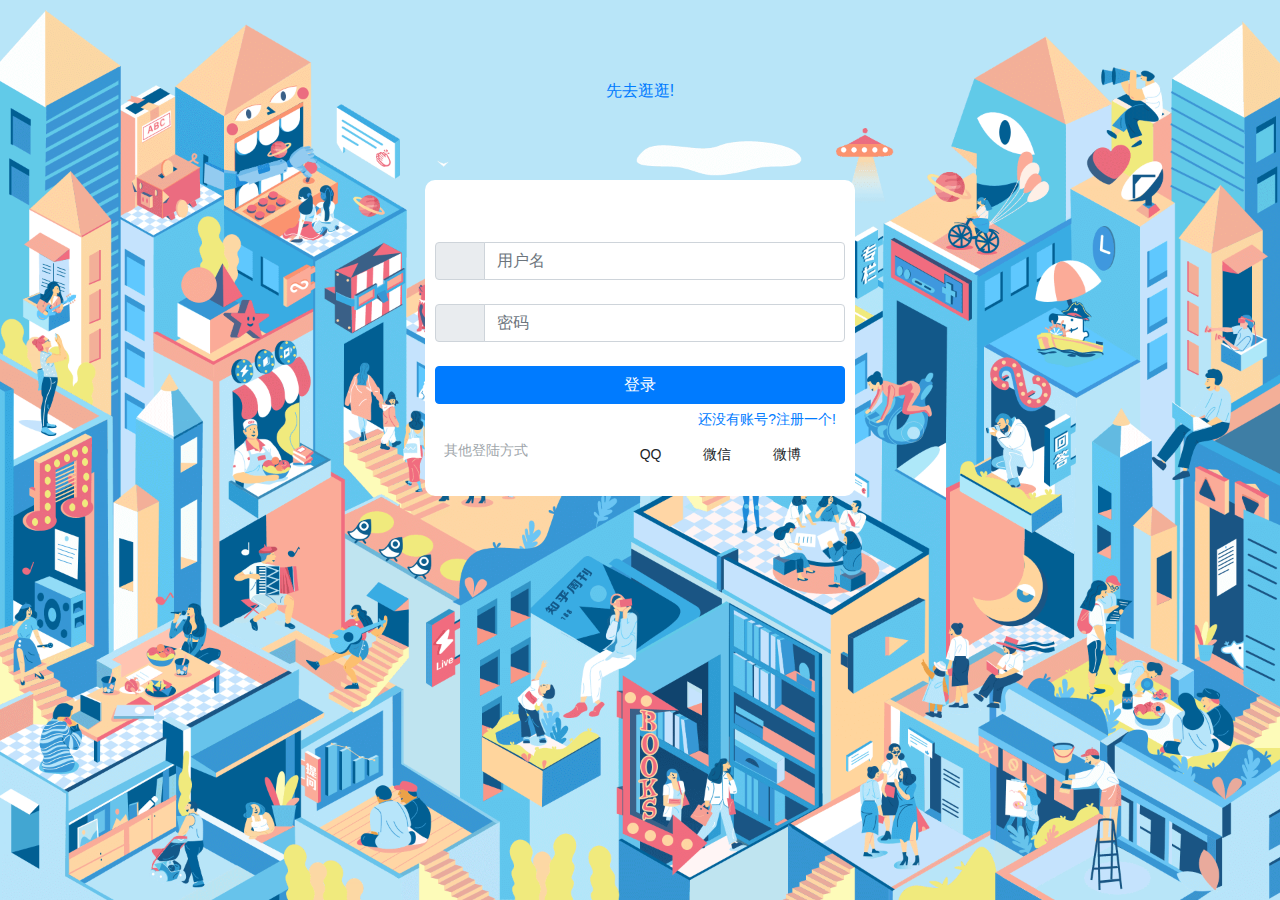
<file: easier-web/src/main/resources/static/login.html>
<!DOCTYPE html>
<html>
	<head>
		<title>登录</title>
		<meta http-equiv="Content-Type" content="text/html; charset=utf-8" />
		<meta name="viewport" content="width=device-width, initial-scale=1.0">
		<link rel="stylesheet" href="css/bootstrap.min.css" />
		<script src="http://at.alicdn.com/t/font_1839202_2rbnbh0ykd7.js"></script>
		<script src="js/jquery.min.js"></script>
		<script src="js/popper.min.js"></script>
		<script src="js/bootstrap.min.js"></script>
		<script src="js/sweetalert.min.js"></script>
		<script type="text/javascript">
			//定义全局函数 用来拼接接口
			url = function(i) {
				return "http://123.57.236.58:8080/easier/" + i;
				// return "http://localhost:8080/easier/" + i;
			};
			$(function() {});
		</script>
		<style type="text/css">
			.icon {
				width: 1.5em;
				height: 1.5em;
				vertical-align: -0.15em;
				fill: currentColor;
				overflow: hidden;
			}

			body {
				padding: 0;
				margin: 0;
				height: 100vh;
				background-repeat: no-repeat;
				background-size: cover;
				background-color: #b8e5f8;
				background-attachment: fixed;
				background-image: url(img/登录.png);
				background-color: #b8e5f8
			}

			.main-form {
				background-color: transparent;
			}

			#header {
				min-height: 20vh;
				line-height: 20vh;
				background-color: transparent;
			}

			#content {}

			.title {
				height: 20px;
				padding: 0px;
				margin: 0px;
			}

			#load-modal {}

			.bg-loader {
				border-radius: 30px;
				background-color: black;
				opacity: 0.5;
				border: none;
			}

			html .loader,
			body .loader {
				height: 50px;
				width: 50px;
				position: relative;
			}

			html .loader::after,
			html .loader::before,
			body .loader::after,
			body .loader::before {
				content: "";
				width: 50px;
				height: 50px;
				position: absolute;
				border: solid 8px transparent;
				border-radius: 50%;
				-webkit-animation: wiggle 1.4s linear infinite;
				animation: wiggle 1.4s linear infinite;
			}

			html .loader::before,
			body .loader::before {
				border-top-color: #4285f4;
				border-bottom-color: #34a853;
			}

			html .loader::after,
			body .loader::after {
				border-left-color: #fbbc05;
				border-right-color: #ea4335;
				-webkit-animation-delay: 0.7s;
				animation-delay: 0.7s;
			}

			@-webkit-keyframes wiggle {
				0% {
					-webkit-transform: rotate(0deg) scale(1);
					transform: rotate(0deg) scale(1);
				}

				50% {
					-webkit-transform: rotate(180deg) scale(0.5);
					transform: rotate(180deg) scale(0.5);
				}

				100% {
					-webkit-transform: rotate(360deg) scale(1);
					transform: rotate(360deg) scale(1);
				}
			}

			@keyframes wiggle {
				0% {
					-webkit-transform: rotate(0deg) scale(1);
					transform: rotate(0deg) scale(1);
				}

				50% {
					-webkit-transform: rotate(180deg) scale(0.5);
					transform: rotate(180deg) scale(0.5);
				}

				100% {
					-webkit-transform: rotate(360deg) scale(1);
					transform: rotate(360deg) scale(1);
				}
			}

			#login-content {
				padding: 0;
				justify-content: center;
			}

			#login-form {
				min-width: 430px;
				background-color: white;
				border-radius: 10px;
				padding-top: 15px;
				padding-bottom: 10px;
				padding: 15px 10px 10px 10px;
			}
		</style>
		<script type="text/javascript">
			//判断已经登陆过时,直接跳转到主页
			if (null != localStorage.getItem("user")) {
				window.location.replace("/easier/index.html");
			}
			$(function() {
				//跳转到注册页
				$("#goregister").click(function() {
					$(window).attr('location', "signup.html");
				});

				//登录
				$(":submit").click(function() {
					//校验用户名和密码
					console.log("开始登陆");
					var username = $(":text").val();
					var password = $(":password").val();

					var formRule = new RegExp(/^[a-zA-Z0-9]{6,16}$/);
					//满足条件开始登录
					if (username.match(formRule) && password.match(formRule)) {
						//ajax
						$.ajax({
							type: 'post',
							url: url("login"),
							cache: false,
							dataType: 'json',
							data: {
								username: username,
								password: password
							},
							beforeSend: function() {
								//禁止重复登陆
								$(":submit").attr('disabled', true);
								$('#loadmodal').modal('show');
							},
							success: function(data) {
								var res = data;
								switch (res.status) {
									//登陆成功
									case 200:
										$(":text").val("");
										$(":password").val("");
										//将用户信息进行本地存储
										var storage = window.localStorage;

										//设置用户信息到本地
										storage.removeItem("user");
										storage.setItem("user", JSON.stringify(res.obj.user));

										var token = res.obj.token;
										storage.setItem("token", token);

										swal({
											title: "登陆成功",
											text: "正在前往主页...",
											icon: "success",
											buttons: false,
											timer: 1000,
										}).then(function() {
											window.location.replace("/easier/index.html")
										});
										break;
									case 500:
										swal("登录失败", res.msg, "error");
										break;
								}

							},
							complete: function() {
								console.log("执行完成");
								$(":submit").attr('disabled', false);
								//完美关闭模态框
								$('#loadmodal').modal('hide');
								$('#loadmodal').on('shown.bs.modal', function() {
									console.log("完全可见");
									$('#loadmodal').modal('hide');
								});
							},
							error: function() {
								swal({
									title: "服务器繁忙",
									text: "请稍后重试",
									icon: "error",
								});
							}
						});
					} else {
						swal({
							title: "非法输入",
							text: "用户名以及密码应为6~16位 不允许特殊字符",
							icon: "warning",
						});
					}

				})
			});
		</script>
	</head>
	<body>
		<div class="main-form" id="Form1" runat="server" submitdisabledcontrols="True">
			<div id="header" class="container text-center">
				<a class="btn btn-link" href="/easier/index.html">先去逛逛!</a>
			</div>
			<div id="content" class="container justify-content-center flex-row">
				<div id="login-content" class="row">
					<div id="login-form" class="col-md-4">
						<h4 class="text-center">
							<svg class="icon" aria-hidden="true">
								<use xlink:href="#icon-denglu2"></use>
							</svg>
							<svg class="icon" aria-hidden="true">
								<use xlink:href="#icon-denglu1"></use>
							</svg>
						</h4>
						<div class="input-group mb-3">
							<div class="input-group-prepend">
								<span class="input-group-text">
									<svg class="icon" aria-hidden="true">
										<use xlink:href="#icon-denglu"></use>
									</svg>
								</span>
							</div>
							<input type="text" ID="username" Class="form-control" placeholder="用户名"></input>
						</div>
						<div class="input-group mb-2">
						</div>
						<div class="input-group mb-3">
							<div class="input-group-prepend">
								<span class="input-group-text">
									<svg class="icon" aria-hidden="true">
										<use xlink:href="#icon-denglumima"></use>
									</svg>
								</span>
							</div>
							<input type="password" ID="password" Class="form-control" placeholder="密码" TextMode="Password"></input>
						</div>
						<div class="input-group mb-2">
						</div>
						<div class="input-group">
							<button ID="submit" class="btn btn-primary btn-block text-white">登录</button>
							<div class="modal fade" id="loadmodal">
								<div class="modal-dialog">
									<div class="modal-content bg-loader">
										<div class="modal-body d-flex justify-content-center align-items-center flex-column">
											<div class="loader"></div>
											<div class="text-white">世界上最远的距离是前端和后端</div>
										</div>
									</div>
								</div>
							</div>
						</div>
						<div class="input-group">
							<div class="ml-auto">
								<button id="goregister" type="button" class="btn btn-link btn-sm">还没有账号?注册一个!</button>
							</div>
						</div>
						<div class="input-group mb-3 row">
							<div class="col-5">
								<button type="button" class="btn btn-link  btn-sm disabled">其他登陆方式</button>
							</div>
							<div class="col-7">
								<div class="btn-group btn-group-sm">
									<button type="button" class="btn btn-sm">
										<svg class="icon" aria-hidden="true">
											<use xlink:href="#icon-QQ"></use>
										</svg>
										QQ
									</button>
									<button type="button" class="btn btn-sm">
										<svg class="icon" aria-hidden="true">
											<use xlink:href="#icon-weixin"></use>
										</svg>
										微信
									</button>
									<button type="button" class="btn btn-sm">
										<svg class="icon" aria-hidden="true">
											<use xlink:href="#icon-weibo"></use>
										</svg>
										微博
									</button>
								</div>
							</div>
						</div>
					</div>
				</div>
			</div>
		</div>
	</body>
</html>
</file>
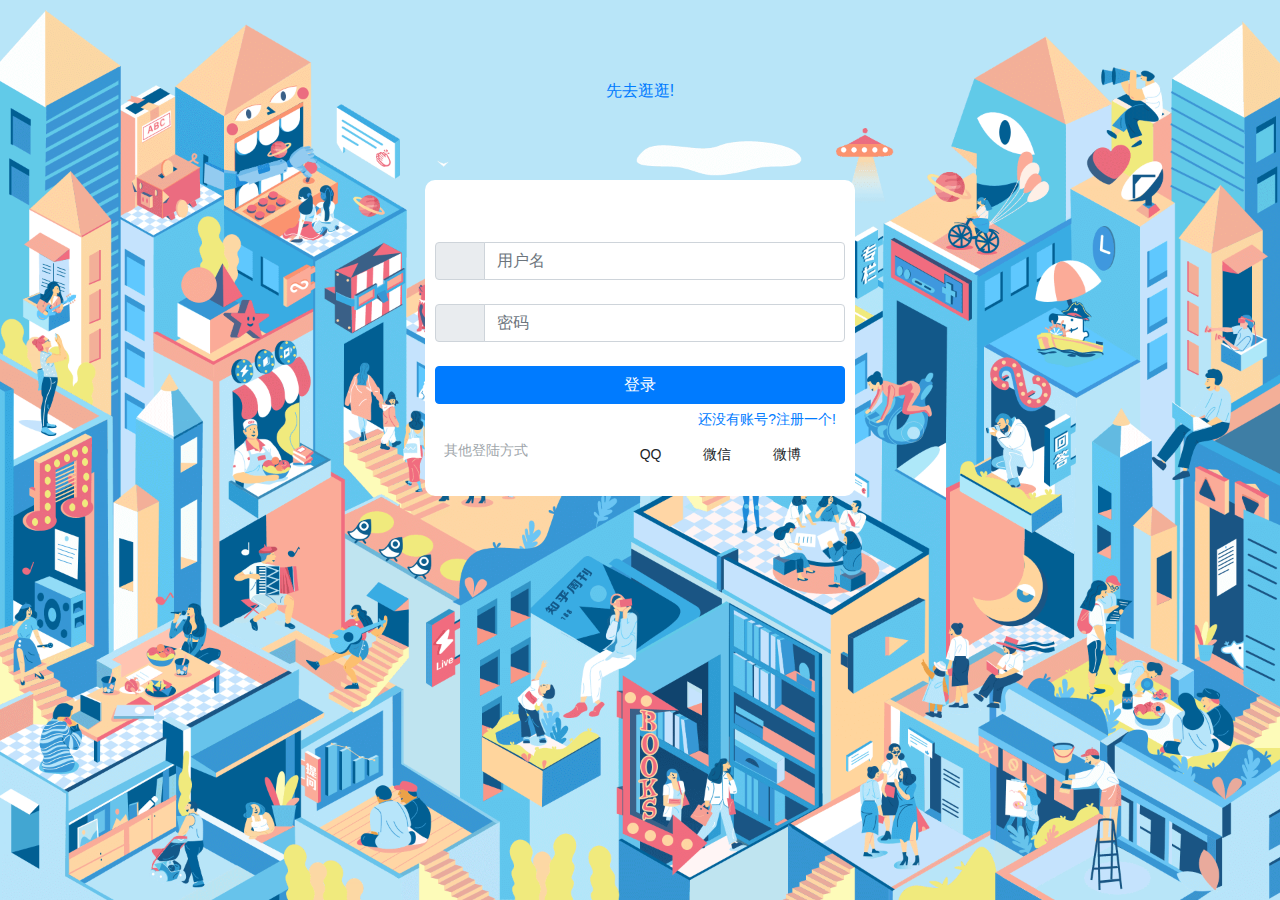
<file: easier-web/src/main/resources/static/mine.html>
<!DOCTYPE html>
<html>
	<head>
		<meta http-equiv="Content-Type" content="text/html; charset=utf-8" />
		<meta name="viewport" content="width=device-width, initial-scale=1.0">
		<title>主页</title>

		<script type="text/javascript">
			//判断是否登录 未登录重定向至登陆界面
			if (localStorage.getItem("user") == null) {
				window.location.replace("login.html")
			}
		</script>
		<link rel="stylesheet" href="css/bootstrap.min.css" />
		<style type="text/css">
			.icon {
				width: 1.25em;
				height: 1.25em;
				vertical-align: -0.15em;
				fill: currentColor;
				overflow: hidden;
				justify-content: center;
				align-content: center;
			}

			body {
				padding: 0;
				margin: 0;
				height: 100vh;
				background-repeat: no-repeat;
				background-size: cover;
				background-color: #f4f5f7;
			}

			#form1 {}

			#header {
				background-color: #fff;
				height: auto;
				max-width: 100%;
				height: 68px;
				box-shadow: 0 2px 4px 0 rgba(0, 0, 0, 0.08);
				display: flex;
				justify-items: center;
			}

			#header-nav {
				box-shadow: 0 2px 4px 0 rgba(0, 0, 0, 0.08);
			}

			#main {
				margin-top: 78px;
				background-color: white;
				max-width: 1140px;
				display: flex;
				flex-direction: column;
				min-height: 500px;
			}

			#footer {
				border-top: 1px solid #e2e2e2;
			}

			.nopadding {
				padding-left: 0;
				padding-right: 0;
			}

			.nav-a {
				color: #8590a6;
				display: inline-block;
				border-bottom: 3px solid rgba(0, 0, 0, 0);
			}

			.nav-a:hover {
				color: black;
				border-radius: 0 !important;
				border-bottom: 3px solid #007bff;
			}

			.nav-active {
				border-bottom: 3px solid #007bff;
				border-radius: 0 !important;
			}

			#cur-user {
				box-shadow: none;
			}

			#cur-user:hover {
				background-color: #f4f5f7
			}


			.dropdown-menu:hover {
				background-color: white;
				transition: all .2s;
			}

			.dropdown-item:hover {
				background-color: #f4f5f7;
				transition: all .2s;
			}

			#user-name {
				padding-right: 10px;
			}

			#tools-bar {
				min-height: 68px;
				justify-content: space-between;
				align-items: center;
			}

			.bg-loader {
				border-radius: 30px;
				background-color: black;
				opacity: 0.5;
				border: none;
			}

			html .loader,
			body .loader {
				height: 50px;
				width: 50px;
				position: relative;
			}

			html .loader::after,
			html .loader::before,
			body .loader::after,
			body .loader::before {
				content: "";
				width: 50px;
				height: 50px;
				position: absolute;
				border: solid 8px transparent;
				border-radius: 50%;
				-webkit-animation: wiggle 1.4s linear infinite;
				animation: wiggle 1.4s linear infinite;
			}

			html .loader::before,
			body .loader::before {
				border-top-color: #4285f4;
				border-bottom-color: #34a853;
			}

			html .loader::after,
			body .loader::after {
				border-left-color: #fbbc05;
				border-right-color: #ea4335;
				-webkit-animation-delay: 0.7s;
				animation-delay: 0.7s;
			}

			@-webkit-keyframes wiggle {
				0% {
					-webkit-transform: rotate(0deg) scale(1);
					transform: rotate(0deg) scale(1);
				}

				50% {
					-webkit-transform: rotate(180deg) scale(0.5);
					transform: rotate(180deg) scale(0.5);
				}

				100% {
					-webkit-transform: rotate(360deg) scale(1);
					transform: rotate(360deg) scale(1);
				}
			}

			@keyframes wiggle {
				0% {
					-webkit-transform: rotate(0deg) scale(1);
					transform: rotate(0deg) scale(1);
				}

				50% {
					-webkit-transform: rotate(180deg) scale(0.5);
					transform: rotate(180deg) scale(0.5);
				}

				100% {
					-webkit-transform: rotate(360deg) scale(1);
					transform: rotate(360deg) scale(1);
				}
			}
		</style>
		<style type="text/css">
			#adv {}

			#blog-m {}

			#myTabContent {}

			#user-form {
				max-width: 432px;
			}

			#blog-list {}

			#blog-list .input-group {
				max-width: 720px;
			}

			#blog-list .form-control {}

			#user-avator {
				margin-left: 15px;
			}

			#user-avator img {
				width: 180px;
				height: 180px;
			}
		</style>
	</head>
	<body>
		<div id="form1" runat="server">
			<div id="header" class="fixed-top">
				<div class="nopadding container">
					<nav class="nopadding navbar navbar-expand-md bg-white navbar-header" style="padding:0;height: 68px;">
						<a class="navbar-brand" href="/easier/home.html">Blog</a>
						<span id="title" class="navbar-brand navbar-toggler" href="#">
							<svg class="icon" aria-hidden="true">
								<use xlink:href="#icon-guangchang"></use>
							</svg>
							<span class="text-center">

							</span>
						</span>
						<button style="margin:16.5px 0;" class="navbar-toggler" type="button" data-toggle="collapse" data-target="#menu">
							<svg class="icon" aria-hidden="true">
								<use xlink:href="#icon-caidan"></use>
							</svg>
						</button>
						<div style="justify-content: space-between;" class="collapse navbar-collapse text-center bg-white" id="menu">
							<ul id="nav-list" class="nav navbar-nav nav-pills">
								<li class="nav-item">
									<a class="nav-link nav-a navbar-brand" href="home.html">
										<svg class="icon" aria-hidden="true">
											<use xlink:href="#icon-shouye"></use>
										</svg>
										首页
									</a>
								</li>
								<li id="blog" class="nav-item">
									<a class="nav-link nav-a navbar-brand" href="#">
										<svg class="icon" aria-hidden="true">
											<use xlink:href="#icon-biji"></use>
										</svg>
										发布Blog
									</a>
								</li>
								<li id="mine" class="nav-item d-none">
									<a class="nav-link nav-a navbar-brand" href="mine.html">
										<svg class="icon" aria-hidden="true">
											<use xlink:href="#icon-gerenzhongxin"></use>
										</svg>
										个人中心
									</a>
								</li>
							</ul>
							<ul id="login-bar" class="nav navbar-nav d-none">
								<li class="nav-item">
									<a class="nav-link nav-a navbar-brand" href="signup.html">
										<svg class="icon" aria-hidden="true">
											<use xlink:href="#icon-zhuce1"></use>
										</svg>
										注册
									</a>
								</li>
								<li class="nav-item">
									<a class="nav-a nav-link navbar-brand" href="login.html">
										<svg class="icon" aria-hidden="true">
											<use xlink:href="#icon-denglu1"></use>
										</svg>
										登录
									</a>
								</li>
							</ul>
							<ul id="user-bar" class="nav navbar-nav d-none">
								<li class="nav-item">
									<a id="cur-user" href="#" class="nav-link btn" id="dropdownMenuButton" data-toggle="dropdown" aria-haspopup="true"
									 aria-expanded="false">
		                                    <span id=" user-name" class="text-dark">用户</span>
										<img src="http://123.57.236.58/easier/user/avatar/1.png" width="50px" height="50px" />
									</a>
									<div class="dropdown-menu dropdown-menu-right text-center" style="min-width: 8rem;" aria-labelledby="dropdownMenuButton">
										<a class="dropdown-item" href="mine.html?edit">
											<svg class="icon" aria-hidden="true">
												<use xlink:href="#icon-B"></use>
											</svg>
											编辑资料
										</a>
										<a class="dropdown-item" href="mine.html?adv">
											<svg class="icon" aria-hidden="true">
												<use xlink:href="#icon-tongzhi"></use>
											</svg>
											通知信息
										</a>
										<a class="dropdown-item" href="mine.html?blog">
											<svg class="icon" aria-hidden="true">
												<use xlink:href="#icon-guanli"></use>
											</svg>
											博客管理
										</a>
										<div class="dropdown-divider"></div>
										<a id="logout" class="dropdown-item" href="#">
											<svg class="icon" aria-hidden="true">
												<use xlink:href="#icon-tuichu"></use>
											</svg>
											退出
										</a>
									</div>
								</li>
							</ul>
						</div>
					</nav>
				</div>
			</div>
			<div id="main" class="container">
				<div class="modal fade" id="loadmodal">
					<div class="modal-dialog">
						<div class="modal-content bg-loader">
							<div class="modal-body d-flex justify-content-center align-items-center flex-column">
								<div class="loader"></div>
								<div class="text-white">世界上最远的距离是前端和后端</div>
							</div>
						</div>
					</div>
				</div>
				<ul class="nav nav-tabs" id="myTab" role="tablist">
					<li class="nav-item">
						<a class="nav-link" id="edit-user" data-toggle="tab" href="#edit" role="tab" aria-controls="edit" aria-selected="true">编辑资料</a>
					</li>
					<li class="nav-item">
						<a class="nav-link" id="adv-info" data-toggle="tab" href="#adv" role="tab" aria-controls="adv" aria-selected="false">通知信息</a>
					</li>
					<li class="nav-item">
						<a class="nav-link" id="blog-manage" data-toggle="tab" href="#blog-m" role="tab" aria-controls="blog-m"
						 aria-selected="false">博客管理</a>
					</li>
				</ul>
				<div class="tab-content justify-content-center" id="myTabContent">
					<div id="edit" class="tab-pane fade" role="tabpanel" aria-labelledby="edit-user">
						<div class="flex-md-nowrap flex-column justify-content-center align-items-center d-flex ">
							<div id="user-avator" class=" flex-column mt-2 bg-white float-sm-right justify-content-center align-items-center d-flex">
								<div>
									<a href="#">
										<img id="user-headPic" src="" />
									</a>
								</div>
								<div class="mt-2">
									<a id="changePic" class="btn btn-sm btn-success text-white">更改头像</a>
									<input id="choiceFile" type="file" class="btn btn-sm btn-success d-none" />
								</div>
							</div>
							<div id="user-form" class=" mt-2 flex-column">
								<div class="input-group mb-3">
									<div class="input-group-prepend">
										<span class="input-group-text">用户名</span>
									</div>
									<input id="user-username" type="text" class="form-control" placeholder="未加载" disabled="disabled">
								</div>

								<div class="input-group mb-3">
									<div class="input-group-prepend">
										<span class="input-group-text">密&nbsp;&nbsp;&nbsp;&nbsp;码</span>
									</div>
									<input type="text" class="form-control" placeholder="已设置" disabled="disabled">
									<a id="changePwd" class="btn btn-primary" href="#">更改密码</a>
								</div>

								<div class="input-group mb-3">
									<div class="input-group-prepend">
										<span class="input-group-text">昵&nbsp;&nbsp;&nbsp;&nbsp;称</span>
									</div>
									<input id="user-nickName" type="text" class="form-control" placeholder="未加载" disabled="disabled">
									<a id="changeNN" class="btn btn-primary" href="#">更改昵称</a>
								</div>

								<div id="bind-email" class="input-group mb-3">
									<div class="input-group-prepend">
										<span class="input-group-text">邮&nbsp;&nbsp;&nbsp;&nbsp;箱</span>
									</div>
									<input id="user-email" type="text" class="form-control" placeholder="未加载" disabled="disabled">
								</div>
							</div>
						</div>
					</div>
					<div id="adv" class="tab-pane fade" role="tabpanel" aria-labelledby="adv-info">
						<div class="input-group mb-3">
							<input type="text" class="form-control text-center" placeholder="尚在施工" disabled="disabled">
						</div>
					</div>
					<div id="blog-m" class="tab-pane fade" role="tabpanel" aria-labelledby="blog-manage">
						<div id="blog-list" class="mt-2 d-flex flex-column justify-content-center align-items-center">
						</div>
					</div>
				</div>
			</div>
			<div id="footer" class="container flex-column justify-content-center mt-3 mb-3">
				<p class="text-center">
					Copyright © 2019-2020 行之则易
					<a class="btn-link" target="_blank" href="https://blog.csdn.net/weixin_43544077">
						CSDN
						<svg class="icon" style="font-size:13px" aria-hidden="true">
							<use xlink:href="#icon-csdn"></use>
						</svg>
					</a>
					<a class="btn-link" target="_blank" href="https://github.com/Tian90coder/easier">
						Github
						<svg class="icon" style="font-size:13px" aria-hidden="true">
							<use xlink:href="#icon-github"></use>
						</svg>
					</a>
				</p>
				<p class="text-center"><a href="http://www.beian.miit.gov.cn/" target="_blank" class="btn-link">豫ICP备20002051号-1
					</a> </p>
			</div>
		</div>
		<script src="http://at.alicdn.com/t/font_1839202_2rbnbh0ykd7.js"></script>
		<script src="js/jquery.min.js"></script>
		<script src="js/popper.min.js"></script>
		<script src="js/bootstrap.min.js"></script>
		<script src="js/sweetalert.min.js"></script>
		<script src="js/index.js"></script>
		<script src="js/mine.js"></script>
	</body>
</html>
</file>
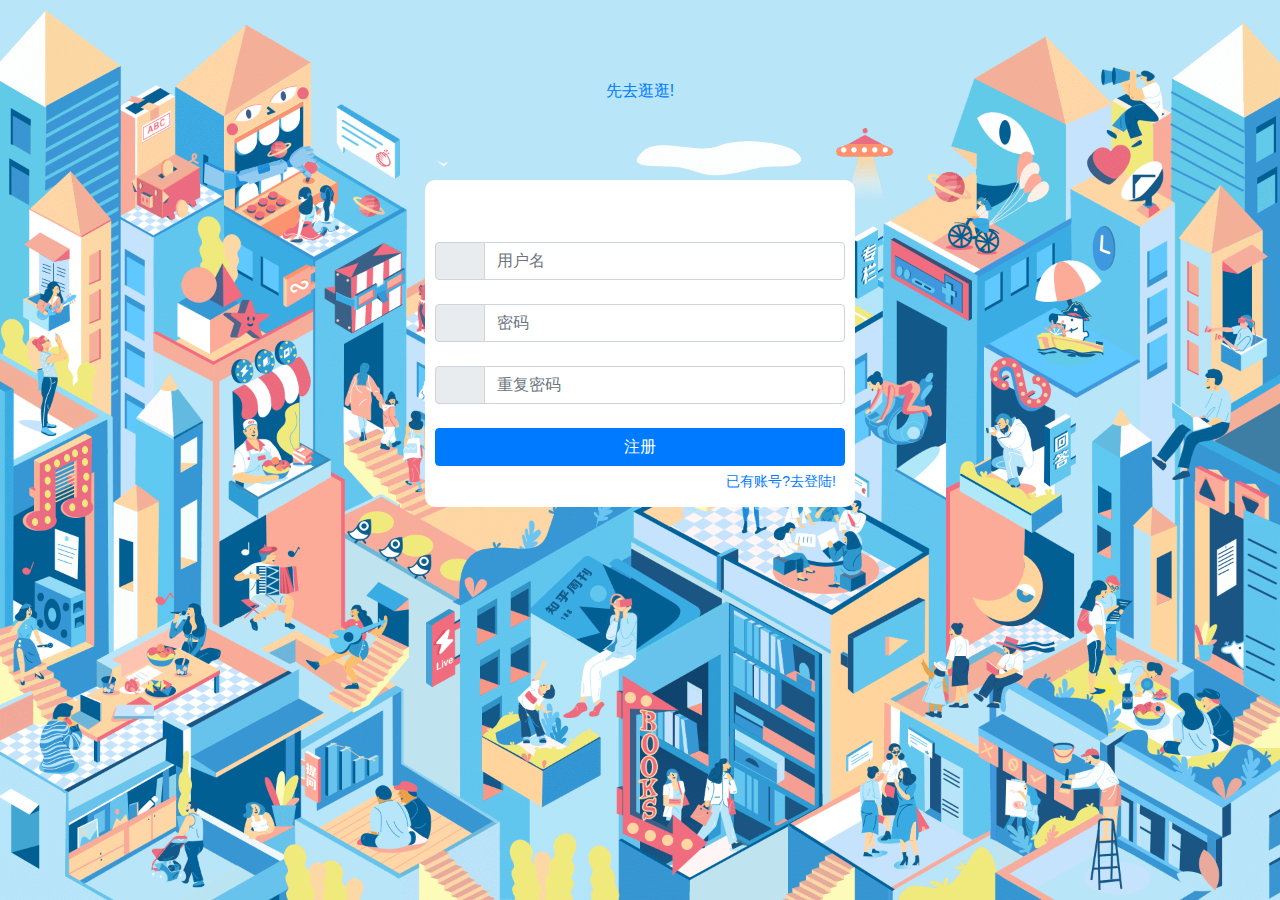
<file: easier-web/src/main/resources/static/signup.html>
<!DOCTYPE html>
<html>
	<head>
		<title>注册</title>
		<meta http-equiv="Content-Type" content="text/html; charset=utf-8" />
		<meta name="viewport" content="width=device-width, initial-scale=1.0">
		<link rel="stylesheet" href="css/bootstrap.min.css" />
		<script src="http://at.alicdn.com/t/font_1839202_2rbnbh0ykd7.js"></script>
		<script src="js/jquery.min.js"></script>
		<script src="js/popper.min.js"></script>

		<script src="js/bootstrap.min.js"></script>
		<script src="js/sweetalert.min.js"></script>
		<script type="text/javascript">
			//定义全局函数 用来拼接接口
			url = function(i) {
				// return "http://123.57.236.58:8080/easier/" + i;
				return "http://localhost:8080/easier/" + i;
			};
			$(function() {});
		</script>
		<style type="text/css">
			.icon {
				width: 1.5em;
				height: 1.5em;
				vertical-align: -0.15em;
				fill: currentColor;
				overflow: hidden;
			}

			body {
				padding: 0;
				margin: 0;
				height: 100vh;
				background-repeat: no-repeat;
				background-size: cover;
				background-color: #b8e5f8;
				background-attachment: fixed;
				background-image: url(img/登录.png);
				background-color: #b8e5f8
			}

			.main-form {
				background-color: transparent;
			}

			#header {
				min-height: 20vh;
				line-height: 20vh;
				background-color: transparent;
			}

			#content {}

			.title {
				height: 20px;
				padding: 0px;
				margin: 0px;
			}

			#load-modal {}

			.bg-loader {
				border-radius: 30px;
				background-color: black;
				opacity: 0.5;
				border: none;
			}

			html .loader,
			body .loader {
				height: 50px;
				width: 50px;
				position: relative;
			}

			html .loader::after,
			html .loader::before,
			body .loader::after,
			body .loader::before {
				content: "";
				width: 50px;
				height: 50px;
				position: absolute;
				border: solid 8px transparent;
				border-radius: 50%;
				-webkit-animation: wiggle 1.4s linear infinite;
				animation: wiggle 1.4s linear infinite;
			}

			html .loader::before,
			body .loader::before {
				border-top-color: #4285f4;
				border-bottom-color: #34a853;
			}

			html .loader::after,
			body .loader::after {
				border-left-color: #fbbc05;
				border-right-color: #ea4335;
				-webkit-animation-delay: 0.7s;
				animation-delay: 0.7s;
			}

			@-webkit-keyframes wiggle {
				0% {
					-webkit-transform: rotate(0deg) scale(1);
					transform: rotate(0deg) scale(1);
				}

				50% {
					-webkit-transform: rotate(180deg) scale(0.5);
					transform: rotate(180deg) scale(0.5);
				}

				100% {
					-webkit-transform: rotate(360deg) scale(1);
					transform: rotate(360deg) scale(1);
				}
			}

			@keyframes wiggle {
				0% {
					-webkit-transform: rotate(0deg) scale(1);
					transform: rotate(0deg) scale(1);
				}

				50% {
					-webkit-transform: rotate(180deg) scale(0.5);
					transform: rotate(180deg) scale(0.5);
				}

				100% {
					-webkit-transform: rotate(360deg) scale(1);
					transform: rotate(360deg) scale(1);
				}
			}

			#register-content {
				padding: 0;
				justify-content: center;
			}

			#register-form {
				min-width: 430px;
				background-color: white;
				border-radius: 10px;
				padding-top: 15px;
				padding-bottom: 10px;
				padding: 15px 10px 10px 10px;
			}
		</style>
		<script type="text/javascript">
			$(function() {
				$("#gologin").click(function() {
					$(window).attr('location', "login.html");
				});
				$(":submit").click(function() {
					//校验用户名和密码
					console.log("开始注册");
					var username = $(":text").val();
					var password = $(":password").eq(0).val();
					var passwordAgain = $(":password").eq(1).val();
					var formRule = new RegExp(/^[a-zA-Z0-9]{6,16}$/);
					//满足条件开始登录
					if (password != passwordAgain) {
						swal({
							title: "两次输入密码不一致",
							text: " ",
							icon: "warning",
						});
						return;
					}
					if (username.match(formRule) && password.match(formRule) && passwordAgain.match(formRule)) {
						$.ajax({
							type: 'post',
							url: url("user"),
							cache: false,
							dataType: 'json',
							data: {
								username: username,
								password: password
							},
							beforeSend: function() {
								//禁止重复注册
								$(":submit").attr('disabled', true);
								$('#loadmodal').modal('show');
							},
							success: function(data) {
								var res = data;
								switch (res.status) {
									//登陆成功
									case 200:
										//将用户信息保存至本地
										$("#ContentPlaceHolder1_username").val("");
										$("#ContentPlaceHolder1_password").val("");
										localStorage.removeItem("user");
										localStorage.setItem("user", JSON.stringify(res.obj));
										console.log("已经注册的对象:" + localStorage.getItem("user"));
										swal({
											title: "注册成功",
											text: "正在前往主页...",
											icon: "success",
											buttons: false,
											timer: 1000,
										}).then(function() {
											window.location.replace("index.html")
										});
										break;
									case 500:
										swal("登录失败", res.msg, "error");
										break;
								}

							},
							complete: function() {
								console.log("执行完成");
								$("#ContentPlaceHolder1_submit").attr('disabled', false);

								//完美关闭模态框
								$('#loadmodal').modal('hide');
								$('#loadmodal').on('shown.bs.modal', function() {
									console.log("完全可见");
									$('#loadmodal').modal('hide');
								});
							},
							error: function() {
								swal({
									title: "服务器繁忙",
									text: "请稍后重试",
									icon: "error",
								});
							}
						});
					} else {
						swal({
							title: "非法输入",
							text: "用户名以及密码应为6~16位 不允许特殊字符",
							icon: "warning",
						});
					}
				})
			});
		</script>
	</head>
	<body>
		<div class="main-form" id="Form1" runat="server" submitdisabledcontrols="True">
			<div id="header" class="container text-center">
				<a class="btn btn-link" href="/easier/index.html">先去逛逛!</a>
			</div>
			<div id="content" class="container justify-content-center flex-row">
				<div id="register-content" class="row">

					<div id="register-form" class="col-md-4">
						<h4 class="text-center">
							<svg class="icon" aria-hidden="true">
								<use xlink:href="#icon-zhuce"></use>
							</svg>
							<svg class="icon" aria-hidden="true">
								<use xlink:href="#icon-zhuce1"></use>
							</svg>
						</h4>
						<div class="input-group mb-3">
							<div class="input-group-prepend">
								<span class="input-group-text">
									<svg class="icon" aria-hidden="true">
										<use xlink:href="#icon-denglu"></use>
									</svg>
								</span>
							</div>
							<input type="text" ID="username" runat="server" Class="form-control" placeholder="用户名"></input>

						</div>
						<div class="input-group mb-2">
						</div>
						<div class="input-group mb-3">
							<div class="input-group-prepend">
								<span class="input-group-text">
									<svg class="icon" aria-hidden="true">
										<use xlink:href="#icon-denglumima"></use>
									</svg>
								</span>
							</div>
							<input type="password" ID="password" runat="server" Class="form-control" placeholder="密码" ></input>
						</div>
						<div class="input-group mb-2">
						</div>
						<div class="input-group mb-3">
							<div class="input-group-prepend">
								<span class="input-group-text">
									<svg class="icon" aria-hidden="true">
										<use xlink:href="#icon-zhongzhimima"></use>
									</svg>
								</span>
							</div>
							<input type="password" ID="passwordAgain" Class="form-control" placeholder="重复密码"></input>
						</div>
						<div class="input-group mb-2">
						</div>
						<div class="input-group">
							<button ID="submit" class="btn btn-primary btn-block text-white">注册</button>
							<div class="modal fade" id="loadmodal">
								<div class="modal-dialog">
									<div class="modal-content bg-loader">
										<div class="modal-body d-flex justify-content-center align-items-center flex-column">
											<div class="loader"></div>
											<div class="text-white">世界上最远的距离是知道和做到</div>
										</div>
									</div>
								</div>
							</div>
						</div>
						<div class="input-group">
							<div class="ml-auto">
								<button id="gologin" type="button" class="btn btn-link btn-sm">已有账号?去登陆!</button>
							</div>
						</div>
					</div>
				</div>
			</div>
		</div>
	</body>
</html>
</file>
